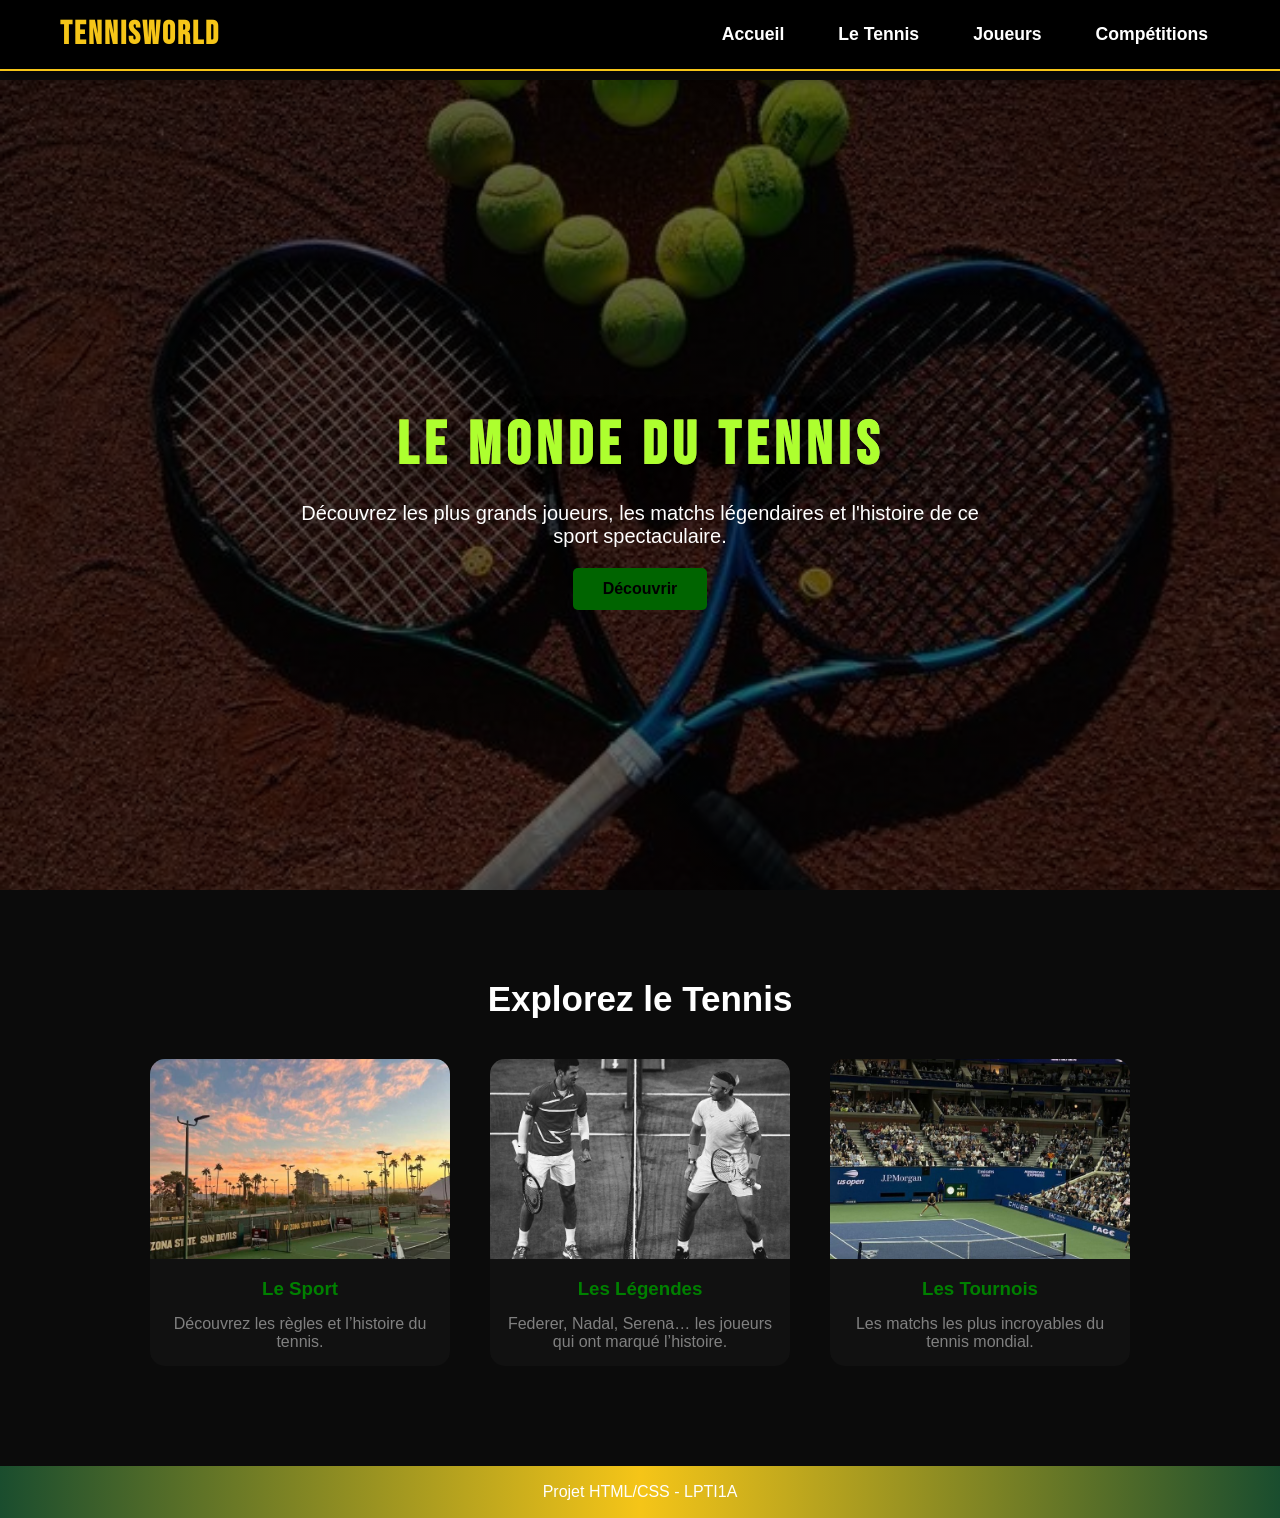
<file: index.html>
<!DOCTYPE html>
<html lang="fr">

<head>
<meta charset="UTF-8">
<title>Tennis World</title>
<link rel="stylesheet" href="style.css">
<link href="https://fonts.googleapis.com/css2?family=Bebas+Neue&display=swap" rel="stylesheet">
</head>

<body class="page1">

<nav class="navbar">
<h2 class="logo">TennisWorld</h2>

<ul>
<li><a href="index.html">Accueil</a></li>
<li><a href="sport.html">Le Tennis</a></li>
<li><a href="celebrites.html">Joueurs</a></li>
<li><a href="competitions.html">Compétitions</a></li>
</ul>
</nav>


<!-- HERO -->

<section class="hero">

<div class="hero-text">

<h1>Le Monde du Tennis</h1>

<p>Découvrez les plus grands joueurs, les matchs légendaires et l'histoire de ce sport spectaculaire.</p>

<a href="sport.html" class="btn">Découvrir</a>

</div>

</section>


<!-- PRESENTATION -->

<section class="presentation">

<h2>Explorez le Tennis</h2>

<div class="cards">

<div class="card">
<img src="image7.jpeg">
<h3>Le Sport</h3>
<p>Découvrez les règles et l’histoire du tennis.</p>
</div>

<div class="card">
<img src="image13.jpeg">
<h3>Les Légendes</h3>
<p>Federer, Nadal, Serena… les joueurs qui ont marqué l’histoire.</p>
</div>

<div class="card">
<img src="image6.jpeg">
<h3>Les Tournois</h3>
<p>Les matchs les plus incroyables du tennis mondial.</p>
</div>

</div>

</section>

<footer>

<p>Projet HTML/CSS - LPTI1A</p>

</footer>

</body>

</html>
</file>
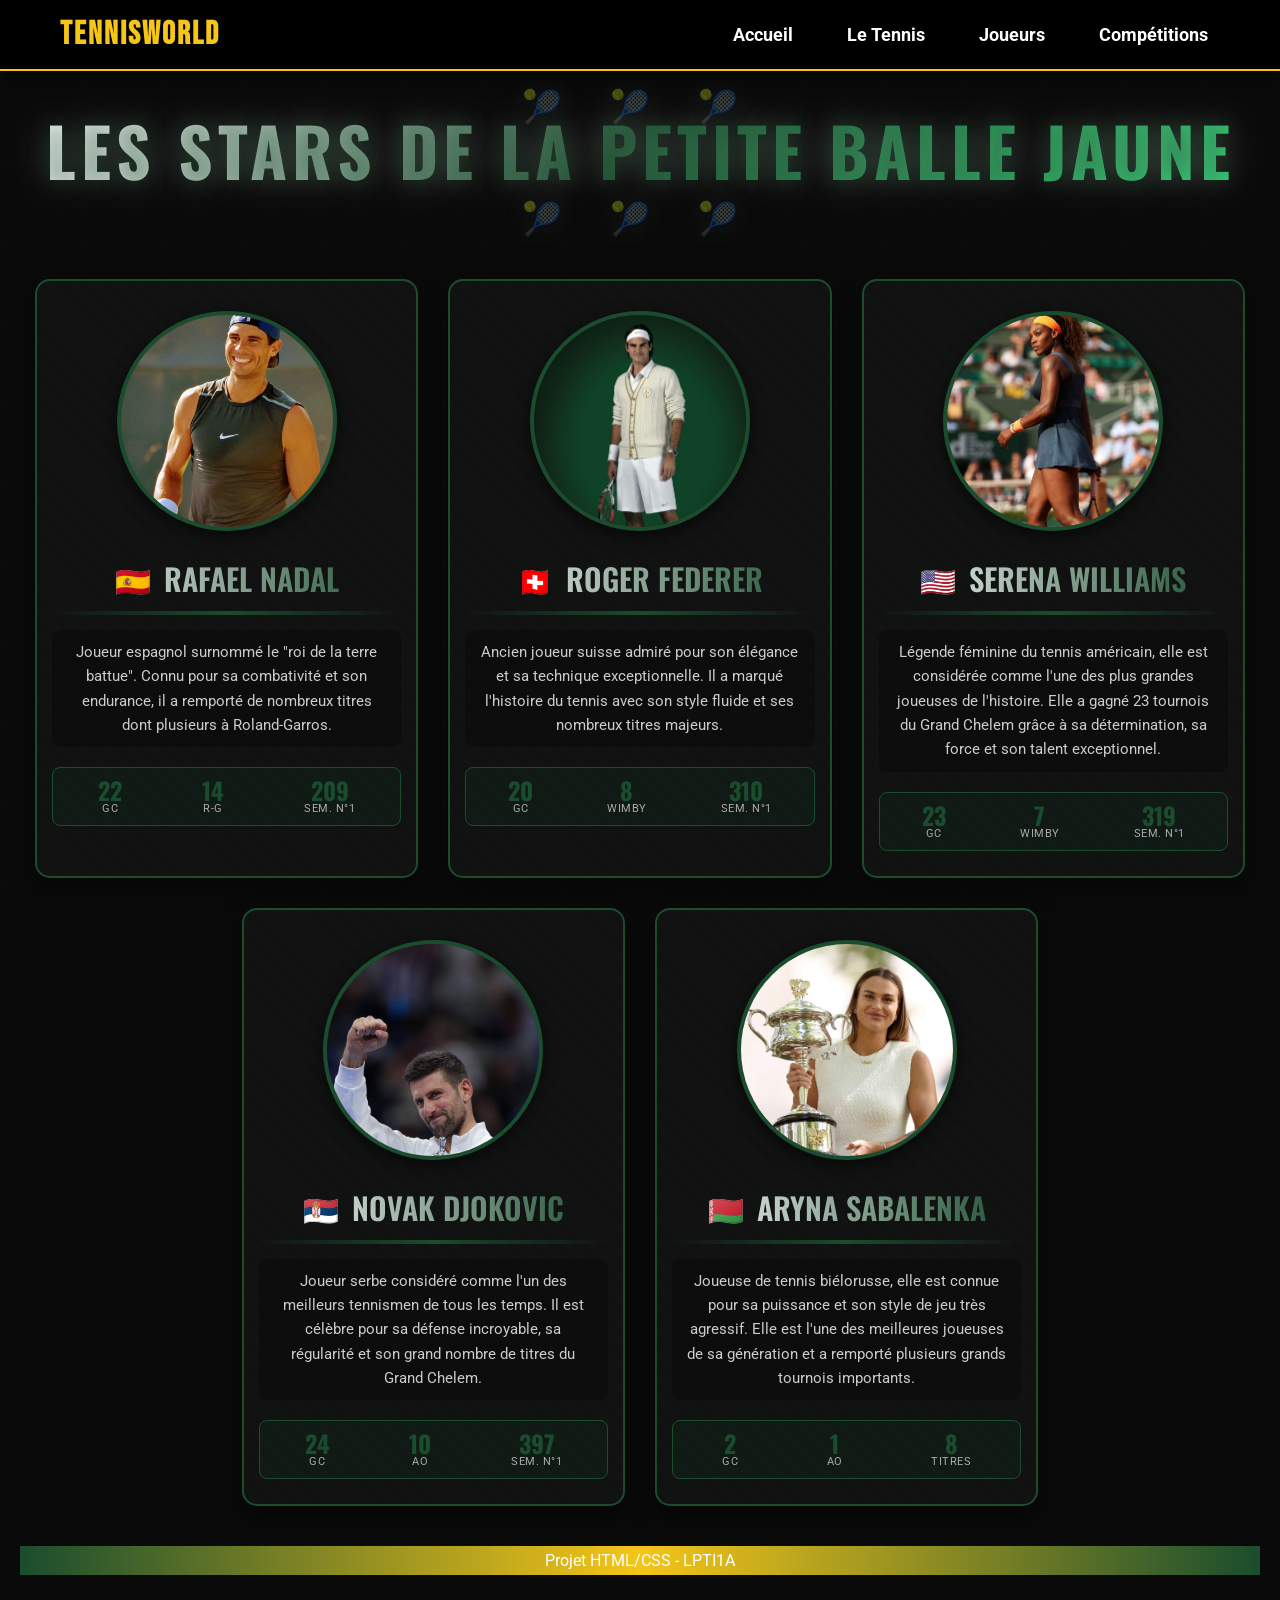
<file: celebrites.html>
<!DOCTYPE html>
<html lang="fr">
<head>
    <meta charset="UTF-8">
    <meta name="viewport" content="width=device-width, initial-scale=1.0">
    <title>AU SOMMET DU TENNIS</title>
    <link rel="stylesheet" href="page3.css">
</head>
<body class="page3">
    <!-- BARRE DE NAVIGATION IDENTIQUE À LA PAGE D'ACCUEIL -->
<nav class="navbar">
    <h2 class="logo">TennisWorld</h2>
    <ul>
        <li><a href="index.html">Accueil</a></li>
        <li><a href="sport.html">Le Tennis</a></li>
        <li><a href="celebrites.html">Joueurs</a></li>
        <li><a href="competitions.html">Compétitions</a></li>
    </ul>
</nav>

    <h1>LES STARS DE LA PETITE BALLE JAUNE</h1>
    
    <div class="container">
        <!-- RAFAEL NADAL -->
        <div class="celebrite">
            <img src="nadal.jpeg" alt="Rafael Nadal">
            <h2><span>🇪🇸</span> RAFAEL NADAL</h2>
            <div class="nationality-strip"></div>
            <div class="description">
                Joueur espagnol surnommé le "roi de la terre battue". Connu pour sa combativité et son endurance, il a remporté de nombreux titres dont plusieurs à Roland-Garros.
            </div>
            <div class="stats">
                <div class="stat">
                    <div class="stat-number">22</div>
                    <div class="stat-label">GC</div>
                </div>
                <div class="stat">
                    <div class="stat-number">14</div>
                    <div class="stat-label">R-G</div>
                </div>
                <div class="stat">
                    <div class="stat-number">209</div>
                    <div class="stat-label">Sem. n°1</div>
                </div>
            </div>
        </div>

        <!-- ROGER FEDERER -->
        <div class="celebrite">
            <img src="roger.jpeg" alt="Roger Federer">
            <h2><span>🇨🇭</span> ROGER FEDERER</h2>
            <div class="nationality-strip"></div>
            <div class="description">
                Ancien joueur suisse admiré pour son élégance et sa technique exceptionnelle. Il a marqué l'histoire du tennis avec son style fluide et ses nombreux titres majeurs.
            </div>
            <div class="stats">
                <div class="stat">
                    <div class="stat-number">20</div>
                    <div class="stat-label">GC</div>
                </div>
                <div class="stat">
                    <div class="stat-number">8</div>
                    <div class="stat-label">Wimby</div>
                </div>
                <div class="stat">
                    <div class="stat-number">310</div>
                    <div class="stat-label">Sem. n°1</div>
                </div>
            </div>
        </div>

        <!-- SERENA WILLIAMS -->
        <div class="celebrite">
            <img src="serena.jpeg" alt="Serena Williams">
            <h2><span>🇺🇸</span> SERENA WILLIAMS</h2>
            <div class="nationality-strip"></div>
            <div class="description">
                Légende féminine du tennis américain, elle est considérée comme l'une des plus grandes joueuses de l'histoire. Elle a gagné 23 tournois du Grand Chelem grâce à sa détermination, sa force et son talent exceptionnel.
            </div>
            <div class="stats">
                <div class="stat">
                    <div class="stat-number">23</div>
                    <div class="stat-label">GC</div>
                </div>
                <div class="stat">
                    <div class="stat-number">7</div>
                    <div class="stat-label">Wimby</div>
                </div>
                <div class="stat">
                    <div class="stat-number">319</div>
                    <div class="stat-label">Sem. n°1</div>
                </div>
            </div>
        </div>

        <!-- NOVAK DJOKOVIC -->
        <div class="celebrite">
            <img src="novak.jpeg" alt="Novak Djokovic">
            <h2><span>🇷🇸</span> NOVAK DJOKOVIC</h2>
            <div class="nationality-strip"></div>
            <div class="description">
                Joueur serbe considéré comme l'un des meilleurs tennismen de tous les temps. Il est célèbre pour sa défense incroyable, sa régularité et son grand nombre de titres du Grand Chelem.
            </div>
            <div class="stats">
                <div class="stat">
                    <div class="stat-number">24</div>
                    <div class="stat-label">GC</div>
                </div>
                <div class="stat">
                    <div class="stat-number">10</div>
                    <div class="stat-label">AO</div>
                </div>
                <div class="stat">
                    <div class="stat-number">397</div>
                    <div class="stat-label">Sem. n°1</div>
                </div>
            </div>
        </div>

        <!-- ARYNA SABALENKA -->
        <div class="celebrite">
            <img src="aryana.jpeg" alt="Aryna Sabalenka">
            <h2><span>🇧🇾</span> ARYNA SABALENKA</h2>
            <div class="nationality-strip"></div>
            <div class="description">
                Joueuse de tennis biélorusse, elle est connue pour sa puissance et son style de jeu très agressif. Elle est l'une des meilleures joueuses de sa génération et a remporté plusieurs grands tournois importants.
            </div>
            <div class="stats">
                <div class="stat">
                    <div class="stat-number">2</div>
                    <div class="stat-label">GC</div>
                </div>
                <div class="stat">
                    <div class="stat-number">1</div>
                    <div class="stat-label">AO</div>
                </div>
                <div class="stat">
                    <div class="stat-number">8</div>
                    <div class="stat-label">Titres</div>
                </div>
            </div>
        </div>
    </div>
    <footer>
        <p>Projet HTML/CSS - LPTI1A</p>
    </footer>

</body>
</html>
</file>
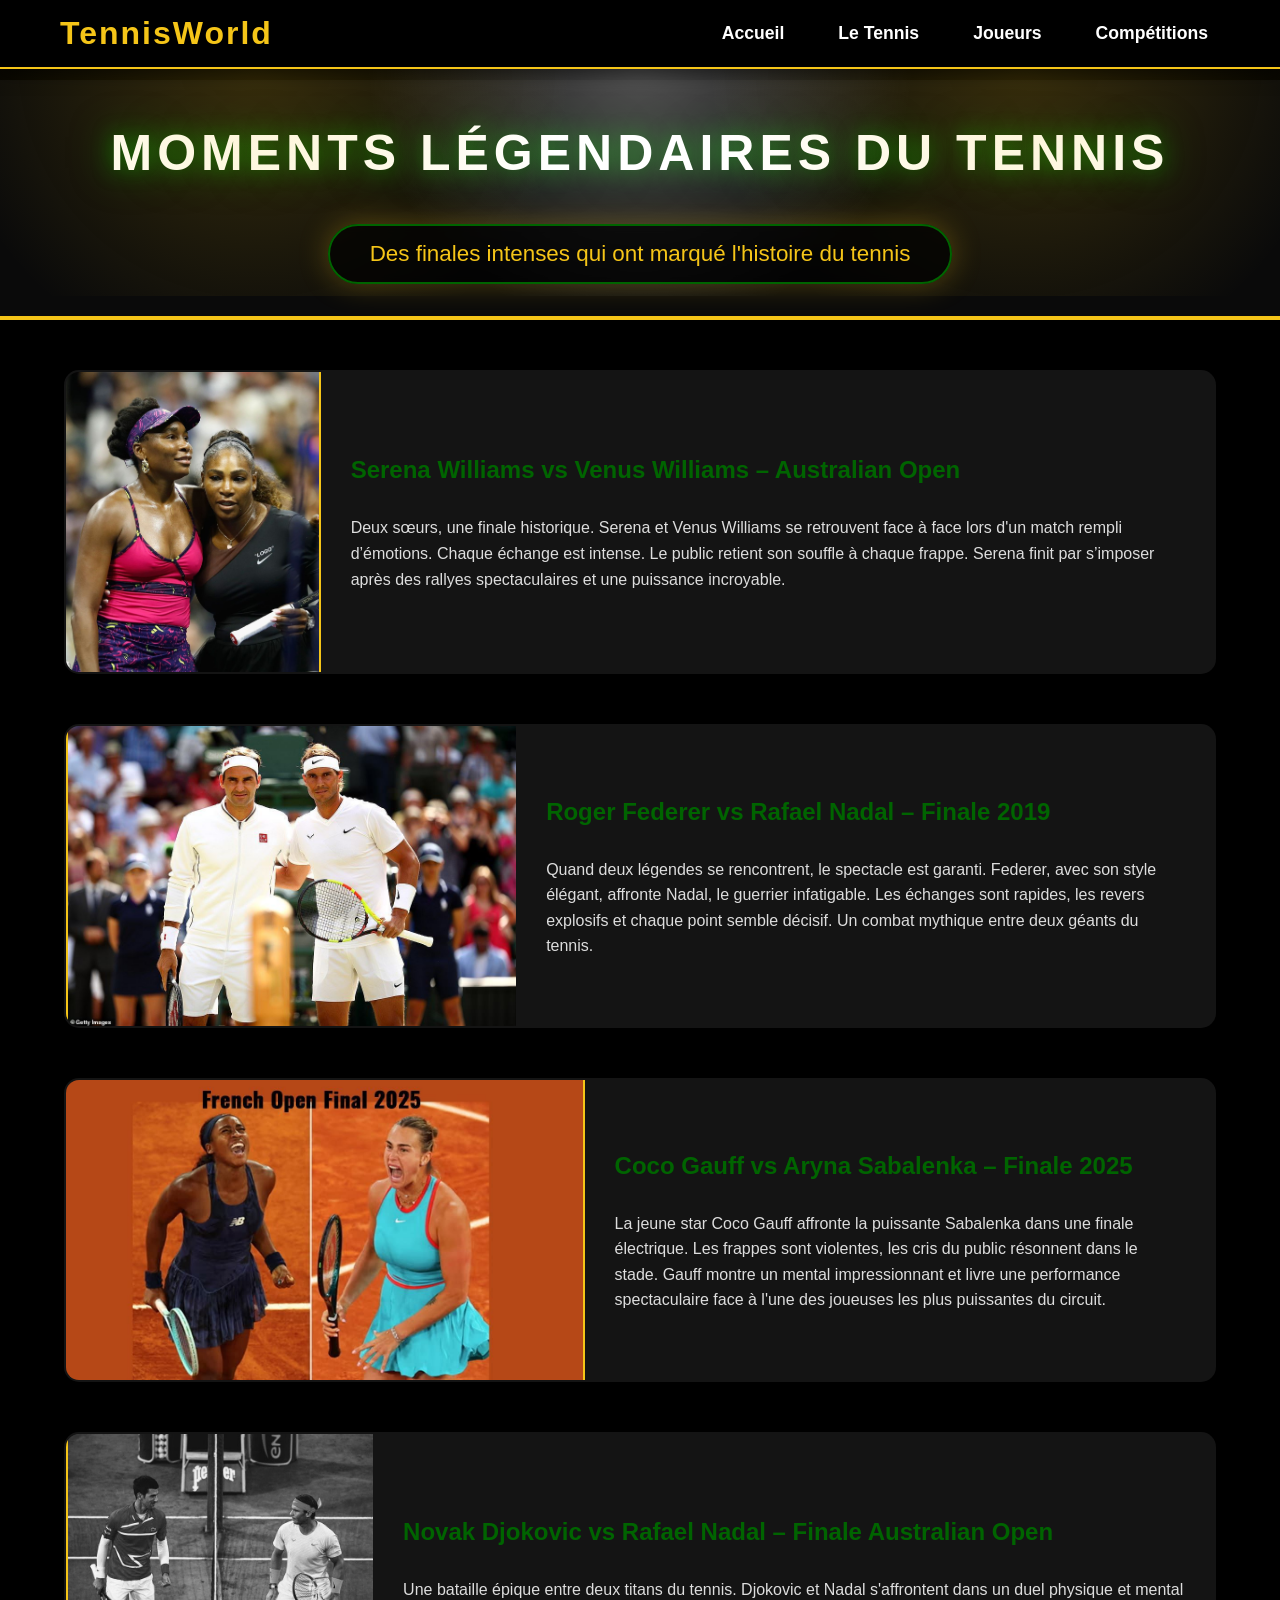
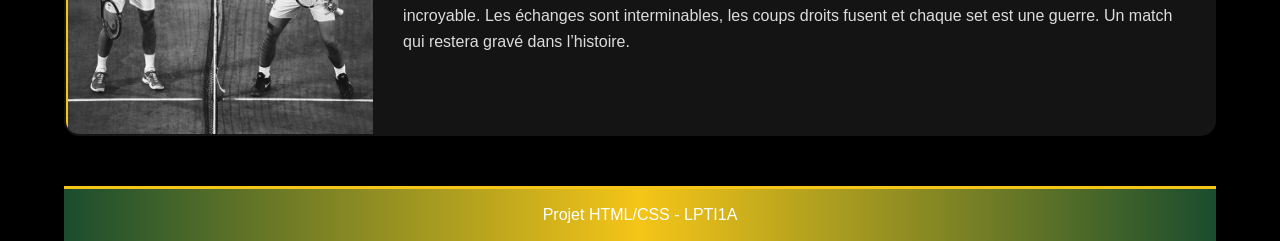
<file: competitions.html>
<!DOCTYPE html>
<html lang="en">
<head>
    <meta charset="UTF-8">
    <meta name="viewport" content="width=device-width, initial-scale=1.0">
    <title>compétitions</title>
    <link rel="stylesheet" href="page4.css">
</head>
<body class="page4">
    <!-- BARRE DE NAVIGATION IDENTIQUE À LA PAGE D'ACCUEIL -->
<nav class="navbar">
    <h2 class="logo">TennisWorld</h2>
    <ul>
        <li><a href="index.html">Accueil</a></li>
        <li><a href="sport.html">Le Tennis</a></li>
        <li><a href="celebrites.html">Joueurs</a></li>
        <li><a href="competitions.html">Compétitions</a></li>
    </ul>
</nav>
<header>
<h1>Moments légendaires du Tennis</h1>
<p>Des finales intenses qui ont marqué l'histoire du tennis</p>
</header>

<section class="competition">

<div class="match">
<img src="image12.jpeg" alt="Serena vs Venus">
<div class="texte">
<h2>Serena Williams vs Venus Williams – Australian Open</h2>
<p>
Deux sœurs, une finale historique. Serena et Venus Williams se retrouvent face à face 
lors d'un match rempli d’émotions. Chaque échange est intense. Le public retient son 
souffle à chaque frappe. Serena finit par s’imposer après des rallyes spectaculaires 
et une puissance incroyable.
</p>
</div>
</div>

<div class="match">
<img src="image15.jpeg" alt="Federer vs Nadal">
<div class="texte">
<h2>Roger Federer vs Rafael Nadal – Finale 2019</h2>
<p>
Quand deux légendes se rencontrent, le spectacle est garanti. Federer, avec son style 
élégant, affronte Nadal, le guerrier infatigable. Les échanges sont rapides, les 
revers explosifs et chaque point semble décisif. Un combat mythique entre deux 
géants du tennis.
</p>
</div>
</div>

<div class="match">
<img src="image11.jpeg" alt="Gauff vs Sabalenka">
<div class="texte">
<h2>Coco Gauff vs Aryna Sabalenka – Finale 2025</h2>
<p>
La jeune star Coco Gauff affronte la puissante Sabalenka dans une finale électrique. 
Les frappes sont violentes, les cris du public résonnent dans le stade. Gauff montre 
un mental impressionnant et livre une performance spectaculaire face à l'une des 
joueuses les plus puissantes du circuit.
</p>
</div>
</div>

<div class="match">
<img src="image13.jpeg" alt="Djokovic vs Nadal">
<div class="texte">
<h2>Novak Djokovic vs Rafael Nadal – Finale Australian Open</h2>
<p>
Une bataille épique entre deux titans du tennis. Djokovic et Nadal s'affrontent dans 
un duel physique et mental incroyable. Les échanges sont interminables, les coups 
droits fusent et chaque set est une guerre. Un match qui restera gravé dans l’histoire.
</p>
</div>
</div>

   
<footer>
    <p> Projet HTML/CSS - LPTI1A </p>
</footer>

    
</body>
</html>
</file>
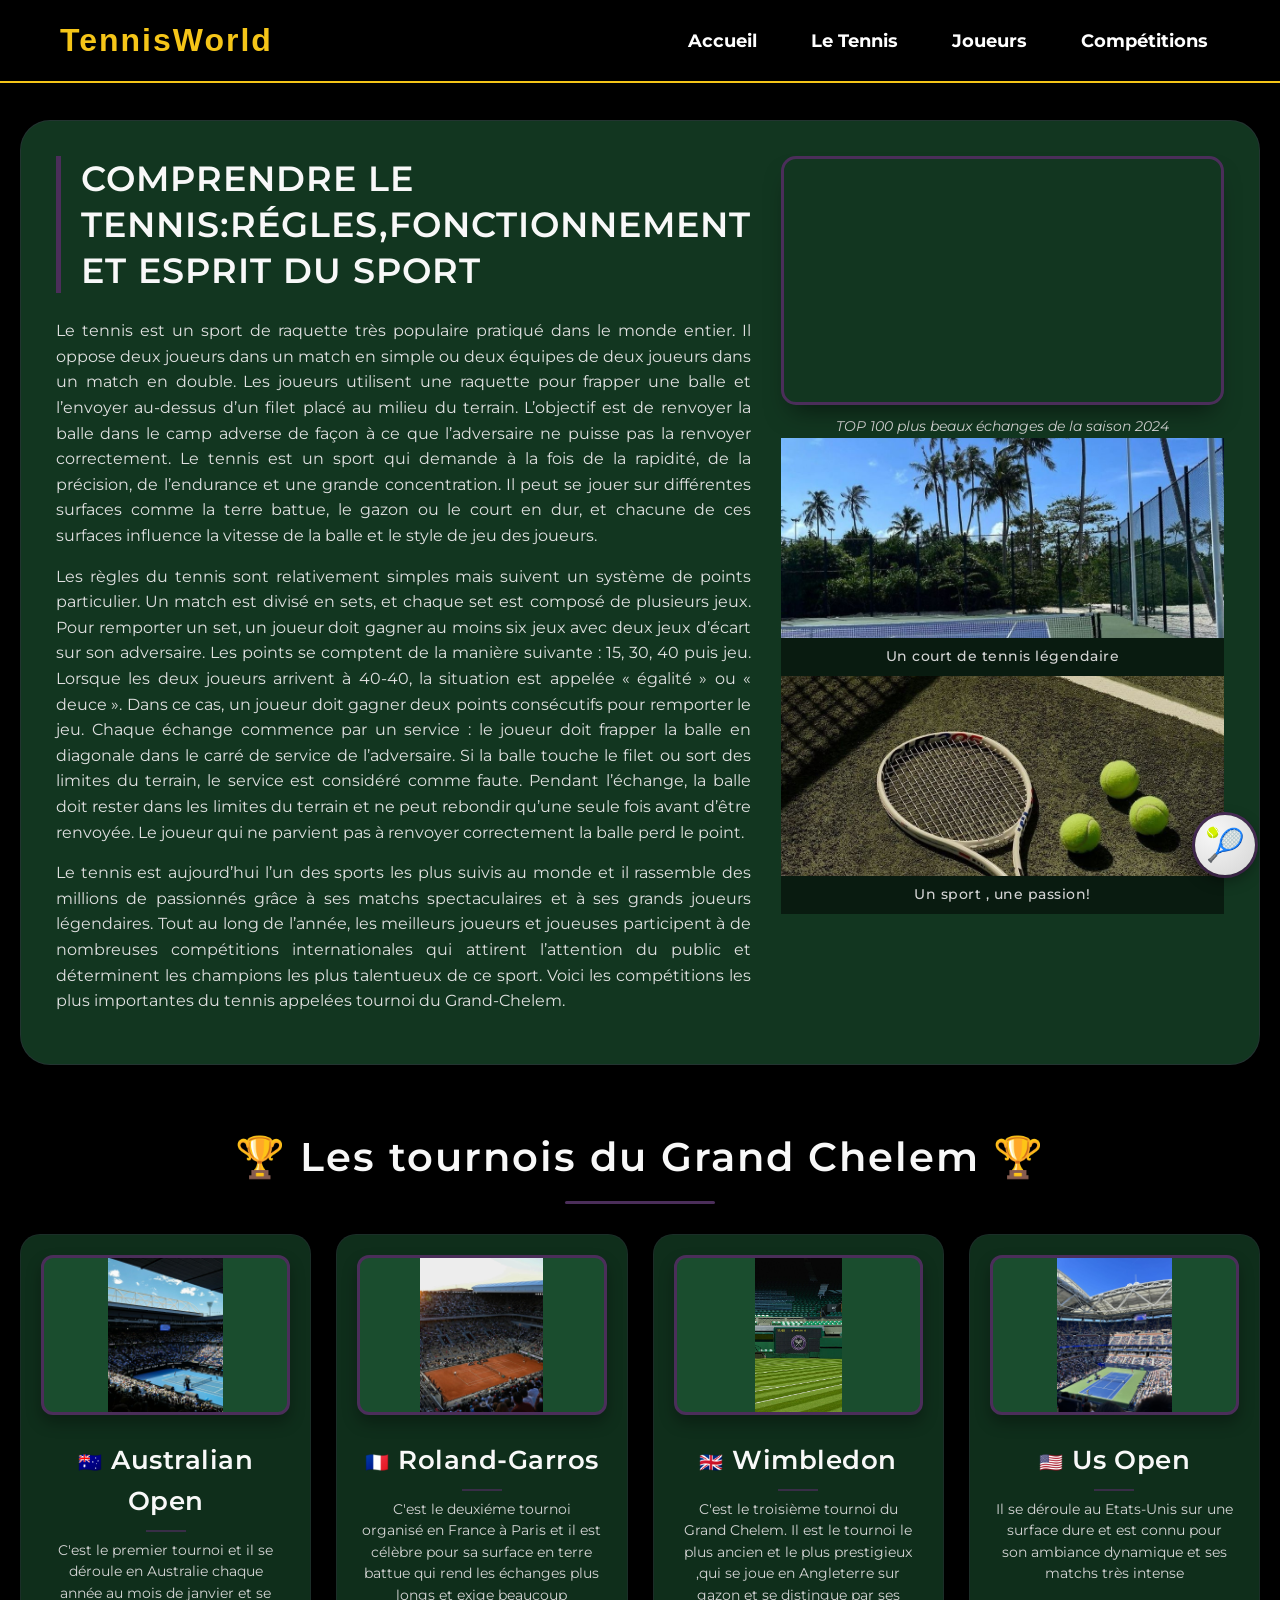
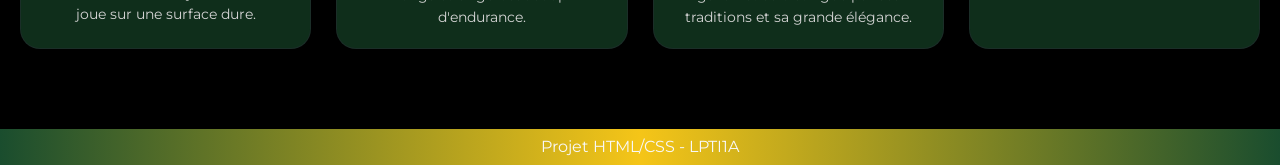
<file: sport.html>
<!DOCTYPE html>
<html lang="fr">
<head>
    <meta charset="UTF-8">
    <meta name="viewport" content="width=device-width, initial-scale=1.0">
    <title>Le tennis:histoire,principes et régles essentielles du jeu</title>
    <link rel="stylesheet" href="page2.css">
</head>
<body>
    
<nav class="navbar">
    <h2 class="logo">TennisWorld</h2>
    <ul>
        <li><a href="index.html">Accueil</a></li>
        <li><a href="sport.html">Le Tennis</a></li>
        <li><a href="celebrites.html">Joueurs</a></li>
        <li><a href="competitions.html">Compétitions</a></li>
    </ul>
</nav>

    <div class="container">
        <!-- SECTION AVEC TEXTE ET VIDÉO CÔTE À CÔTE -->
        <div class="sport-with-video">
            <!-- Texte à gauche -->
            <div class="sport-text">
                <h1>Comprendre le tennis:régles,fonctionnement et esprit du sport</h1>
                <p>Le tennis est un sport de raquette très populaire pratiqué dans le monde entier. Il oppose deux joueurs dans un match en simple ou deux équipes de deux joueurs dans un match en double. Les joueurs utilisent une raquette pour frapper une balle et l’envoyer au-dessus d’un filet placé au milieu du terrain. L’objectif est de renvoyer la balle dans le camp adverse de façon à ce que l’adversaire ne puisse pas la renvoyer correctement. Le tennis est un sport qui demande à la fois de la rapidité, de la précision, de l’endurance et une grande concentration. Il peut se jouer sur différentes surfaces comme la terre battue, le gazon ou le court en dur, et chacune de ces surfaces influence la vitesse de la balle et le style de jeu des joueurs.</p>
                <p>Les règles du tennis sont relativement simples mais suivent un système de points particulier. Un match est divisé en sets, et chaque set est composé de plusieurs jeux. Pour remporter un set, un joueur doit gagner au moins six jeux avec deux jeux d’écart sur son adversaire. Les points se comptent de la manière suivante : 15, 30, 40 puis jeu. Lorsque les deux joueurs arrivent à 40-40, la situation est appelée « égalité » ou « deuce ». Dans ce cas, un joueur doit gagner deux points consécutifs pour remporter le jeu. Chaque échange commence par un service : le joueur doit frapper la balle en diagonale dans le carré de service de l’adversaire. Si la balle touche le filet ou sort des limites du terrain, le service est considéré comme faute. Pendant l’échange, la balle doit rester dans les limites du terrain et ne peut rebondir qu’une seule fois avant d’être renvoyée. Le joueur qui ne parvient pas à renvoyer correctement la balle perd le point.</p>
                <p>Le tennis est aujourd’hui l’un des sports les plus suivis au monde et il rassemble des millions de passionnés grâce à ses matchs spectaculaires et à ses grands joueurs légendaires. Tout au long de l’année, les meilleurs joueurs et joueuses participent à de nombreuses compétitions internationales qui attirent l’attention du public et déterminent les champions les plus talentueux de ce sport. Voici les compétitions les plus importantes du tennis appelées tournoi du Grand-Chelem.</p>
            </div>
            
            <!-- Vidéo à droite -->
            <div class="sport-video">
                <!-- VIDÉO CORRIGÉE -->
    <div class="video-wrapper">
        <iframe width="560" height="315" 
                src="https://www.youtube.com/embed/U7uhxZF7oQM" 
                title="TOP 100 SHOTS: 2024 ATP TENNIS SEASON" 
                frameborder="0" 
                allow="accelerometer; autoplay; clipboard-write; encrypted-media; gyroscope; picture-in-picture; web-share" 
                referrerpolicy="strict-origin-when-cross-origin" 
                allowfullscreen>
        </iframe>
    </div>
    <p class="video-caption">TOP 100 plus beaux échanges de la saison 2024</p>
                <div class="sport-extra-image">
                    <img src="image8.jpeg" alt="Court de tennis">  <!-- Remplacez par votre image -->
                    <p class="image-caption">Un court de tennis légendaire</p>
                </div>
                <div class="sport-extra-image second-image">
                    <img src="image1.jpeg" alt="Joueurs de tennis">  <!-- Changez par votre image -->
                    <p class="image-caption">Un sport , une passion!</p>
                 </div>
            </div>
        </div>
        
        <!-- Compétitions Grand Chelem -->
        <h2 class="section-title">🏆 Les tournois du Grand Chelem 🏆</h2>
        
        <div class="competitions">
            <div class="competition">
                <img src="image19.jpeg" alt="Australian Open">
                <h2>Australian Open</h2>
                <div class="description">
                    C'est le premier tournoi et il se déroule en Australie chaque année au mois de janvier et se joue sur une surface dure.
                </div>
            </div>
            <div class="competition">
                <img src="image4.jpeg" alt="Roland-Garros">
                <h2>Roland-Garros</h2>
                <div class="description">
                    C'est le deuxiéme tournoi organisé en France à Paris et il est célèbre pour sa surface en terre battue qui rend les échanges plus longs et exige beaucoup d'endurance.
                </div>
            </div>
            <div class="competition">
                <img src="image17.jpeg" alt="Wimbledon">
                <h2>Wimbledon</h2>
                <div class="description">
                    C'est le troisième tournoi du Grand Chelem. Il est le tournoi le plus ancien et le plus prestigieux ,qui se joue en Angleterre sur gazon et se distingue par ses traditions et sa grande élégance.
                </div>
            </div>
            <div class="competition">
                <img src="image20.jpeg" alt="US Open">
                <h2>Us Open</h2>
                <div class="description">
                    Il se déroule au Etats-Unis sur une surface dure et est connu pour son ambiance dynamique et ses matchs très intense
                </div>
            </div>
        </div>
    </div>

    <!-- Balle de tennis décorative -->
    <div class="tennis-ball-decoration" onclick="window.scrollTo({top: 0, behavior: 'smooth'});"></div>
    <footer>
        <p>Projet HTML/CSS - LPTI1A</p>
    </footer>

</body>
</html>
</file>
<file: style.css>
.page1{
margin:0;
font-family:Arial, sans-serif;
background: #0b0b0b;;
color:white;
}

.hero h1{

font-family:'Bebas Neue', sans-serif;

font-size:90px;

letter-spacing:6px;

text-transform:uppercase;

background:linear-gradient(90deg,#f5c518,#ffffff);

-webkit-background-clip:text;

color:transparent;

text-shadow:0 10px 30px rgba(0,0,0,0.8);

margin-bottom:20px;

}

/* NAVBAR */

/* ===== NAVBAR FIXE ET IDENTIQUE SUR TOUTES LES PAGES ===== */
.navbar {
    display: flex;
    justify-content: space-between;
    align-items: center;
    padding: 15px 60px;  /* Padding identique partout */
    background: #000000;
    position: fixed;      /* CHANGE : fixed au lieu de sticky */
    top: 0;
    left: 0;
    width: 100%;
    z-index: 1000;
    box-shadow: 0 5px 15px rgba(0, 0, 0, 0.5);
    border-bottom: 2px solid #f5c518;
    box-sizing: border-box; /* Important pour que le padding ne déborde pas */
}

/* Ajustement du contenu pour ne pas être caché sous la navbar fixe */
body {
    padding-top: 80px;  /* Ajustez selon la hauteur de votre navbar */
    margin: 0;
}

/* Pour les pages avec classe spécifique */
body.page1, body.page2, body.page3, body.page4 {
    padding-top: 80px;
}

.logo {
    color: #f5c518;
    font-family: 'Bebas Neue', sans-serif;
    font-size: 2rem;
    letter-spacing: 2px;
    margin: 0;
    white-space: nowrap; /* Empêche le logo de passer à la ligne */
}

.navbar ul {
    display: flex;
    list-style: none;
    gap: 30px;
    margin: 0;
    padding: 0;
    flex-wrap: wrap; /* Permet aux liens de s'adapter sur mobile */
}

.navbar a {
    text-decoration: none;
    color: white;
    font-weight: bold;
    transition: 0.3s;
    font-size: 1.1rem;
    padding: 8px 12px;
    border-radius: 5px;
    white-space: nowrap; /* Empêche les liens de passer à la ligne */
}

.navbar a:hover {
    color: #1a4d2e;
    background: rgba(255, 255, 255, 0.1);
}

.navbar a.active {
    color: #f5c518;
    border-bottom: 2px solid #f5c518;
}

/* ===== RESPONSIVE POUR LA NAVBAR ===== */
@media (max-width: 1024px) {
    .navbar {
        padding: 15px 30px;
    }
    
    .navbar ul {
        gap: 20px;
    }
}

@media (max-width: 768px) {
    .navbar {
        flex-direction: column;
        padding: 10px 20px;
    }
    
    .navbar ul {
        margin-top: 10px;
        gap: 15px;
        justify-content: center;
    }
    
    .logo {
        font-size: 1.8rem;
    }
    
    .navbar a {
        font-size: 1rem;
        padding: 5px 10px;
    }
    
    body, body.page1, body.page2, body.page3, body.page4 {
        padding-top: 120px; /* Plus grand car navbar en colonne */
    }
}

@media (max-width: 480px) {
    .navbar ul {
        gap: 8px;
    }
    
    .navbar a {
        font-size: 0.85rem;
        padding: 5px 8px;
    }
    
    body {
        padding-top: 140px;
    }
}

/* HERO IMAGE */

.hero{
height:90vh;

background:
linear-gradient(rgba(0,0,0,0.6), rgba(0,0,0,0.6)),
url("image5.jpeg");

background-size:cover;
background-position:center;

display:flex;
align-items:center;
justify-content:center;
text-align:center;
}

.hero-text{
padding:50px;
border-radius:10px;
max-width:700px;
}
.hero h1{
font-size:60px;
color:greenyellow;
}

.hero p{
font-size:20px;
margin:20px 0;
}

.btn{
background:darkgreen;
padding:12px 30px;
text-decoration:none;
color:black;
font-weight:bold;
border-radius:5px;
display:inline-block;
transition:0.3s;
}

/* animation quand la souris passe dessus */

.btn:hover{
background:#2ecc71;
transform:scale(1.1);
box-shadow:0 10px 25px rgba(0,0,0,0.5);
}


/* SECTION CARDS */

.presentation{
padding:60px;
text-align:center;
}

.presentation h2{
margin-bottom:40px;
font-size:35px;
}

.cards{
display:flex;
justify-content:center;
gap:40px;
flex-wrap:wrap;
}

.card{
background:#111;
border-radius:15px;
overflow:hidden;
width:300px;
transition:0.4s;
}

.card:hover{
transform:translateY(-10px);
}

.card img{
width:100%;
height:200px;
object-fit:cover;
}

.card h3{
margin:15px;
color:green;
}

.card p{
margin:15px;
color:gray;
}

footer{
text-align:center;
padding:1px;
background:linear-gradient(90deg, #1a4d2e, #f5c518, #1a4d2e);
margin-top:40px;
}
</file>
<file: page3.css>
/* page3.css - Design original avec titre dégradé amélioré */
/* Inspiré des courts de tennis modernes */

@import url('https://fonts.googleapis.com/css2?family=Oswald:wght@300;400;500;600;700&family=Roboto:wght@300;400;500;700&family=Bebas+Neue&display=swap');

* {
    margin: 0;
    padding: 0;
    box-sizing: border-box;
}

body.page3 {
    font-family: 'Roboto', sans-serif;
    background: #0a0a0a;
    color: #ffffff;
    min-height: 100vh;
    position: relative;
    overflow-x: hidden;
    padding: 40px 20px;
}

/* Effet de court de tennis en arrière-plan */
body.page3::before {
    content: '';
    position: fixed;
    top: 0;
    left: 0;
    width: 100%;
    height: 100%;
    background-image: 
        linear-gradient(rgba(26, 77, 46, 0.05) 1px, transparent 1px),
        linear-gradient(90deg, rgba(26, 77, 46, 0.05) 1px, transparent 1px);
    background-size: 80px 80px;
    pointer-events: none;
    z-index: 0;
}

/* ===== TITRE PRINCIPAL SUPER AMÉLIORÉ ===== */
h1 {
    font-family: 'Oswald', 'Bebas Neue', sans-serif;
    font-size: 4.2rem;
    font-weight: 700;
    text-align: center;
    margin: 20px 0 60px;
    letter-spacing: 5px;
    text-transform: uppercase;
    position: relative;
    z-index: 2;
    
    /* Dégradé magnifique */
    background: linear-gradient(
        135deg,
        #ffffff 0%,
        #1a4d2e 25%,
        #2ecc71 50%,
        #1a4d2e 75%,
        #ffffff 100%
    );
    background-size: 200% auto;
    -webkit-background-clip: text;
    background-clip: text;
    color: transparent;
    
    /* Animation du dégradé */
    animation: gradientMove 5s ease infinite, titlePulse 3s infinite alternate;
    
    /* Ombre pour faire ressortir */
    text-shadow: 0 0 20px rgba(26, 77, 46, 0.5), 0 0 40px rgba(255, 255, 255, 0.3);
    
    /* Ligne décorative */
    padding-bottom: 20px;
}

/* Animation du dégradé qui se déplace */
@keyframes gradientMove {
    0% { background-position: 0% 50%; }
    50% { background-position: 100% 50%; }
    100% { background-position: 0% 50%; }
}

@keyframes titlePulse {
    0% { text-shadow: 0 0 20px rgba(26, 77, 46, 0.5), 0 0 40px rgba(255, 255, 255, 0.2); }
    100% { text-shadow: 0 0 40px rgba(26, 77, 46, 0.8), 0 0 60px rgba(255, 255, 255, 0.4); }
}

/* Décoration avec balles */
h1::before {
    content: '🎾  🎾  🎾';
    position: absolute;
    top: -20px;
    left: 50%;
    transform: translateX(-50%);
    font-size: 2rem;
    opacity: 0.3;
    letter-spacing: 20px;
    white-space: nowrap;
    color: #1a4d2e;
}

h1::after {
    content: '🎾  🎾  🎾';
    position: absolute;
    bottom: -20px;
    left: 50%;
    transform: translateX(-50%);
    font-size: 2rem;
    opacity: 0.3;
    letter-spacing: 20px;
    white-space: nowrap;
    color: #1a4d2e;
}

/* Version alternative - Dégradé vertical */
/* Décommentez si vous préférez celui-ci */
/*
h1 {
    background: linear-gradient(
        to bottom,
        #ffffff 0%,
        #1a4d2e 50%,
        #ffffff 100%
    );
    -webkit-background-clip: text;
    background-clip: text;
    color: transparent;
}
*/

/* Version avec effet de relief */
/* Décommentez si vous préférez celui-ci */
/*
h1 {
    background: radial-gradient(circle at 30% 30%, #ffffff, #1a4d2e);
    -webkit-background-clip: text;
    background-clip: text;
    color: transparent;
}
*/

/* Container */
.container {
    max-width: 1400px;
    margin: 0 auto;
    position: relative;
    z-index: 2;
    display: flex;
    flex-wrap: wrap;
    justify-content: center;
    gap: 30px;
}

/* Style des cartes */
.celebrite {
    flex: 0 0 calc(33.333% - 30px);
    min-width: 300px;
    background: #111111;
    border: 2px solid #1a4d2e;
    border-radius: 15px;
    padding: 20px 15px 25px;
    transition: all 0.4s ease;
    position: relative;
    overflow: hidden;
    display: flex;
    flex-direction: column;
    box-shadow: 0 10px 20px rgba(0, 0, 0, 0.5);
}

/* Effet de filet discret */
.celebrite::before {
    content: '';
    position: absolute;
    top: 0;
    left: 0;
    width: 100%;
    height: 100%;
    background: repeating-linear-gradient(
        45deg,
        transparent,
        transparent 8px,
        rgba(26, 77, 46, 0.03) 8px,
        rgba(26, 77, 46, 0.03) 16px
    );
    pointer-events: none;
    z-index: 1;
}

.celebrite:hover {
    transform: translateY(-8px);
    border-color: #ffffff;
    box-shadow: 0 15px 30px rgba(26, 77, 46, 0.5);
}

/* Images */
.celebrite img {
    width: 220px;
    height: 220px;
    object-fit: cover;
    object-position: center 20%;
    border-radius: 50%;
    border: 4px solid #1a4d2e;
    margin: 10px auto 15px;
    display: block;
    transition: all 0.5s ease;
    box-shadow: 0 5px 15px rgba(0, 0, 0, 0.6);
    background-color: #333;
    z-index: 2;
    position: relative;
}

.celebrite:hover img {
    transform: scale(1.05);
    border-color: #ffffff;
    box-shadow: 0 0 25px #1a4d2e;
}

/* Titre des cartes */
.celebrite h2 {
    font-family: 'Oswald', sans-serif;
    font-size: 1.9rem;
    font-weight: 600;
    text-align: center;
    margin: 10px 0 5px;
    color: #ffffff;
    position: relative;
    z-index: 2;
    background: linear-gradient(90deg, #ffffff, #1a4d2e, #ffffff);
    -webkit-background-clip: text;
    -webkit-text-fill-color: transparent;
    background-size: 200% auto;
}

/* Indicateur de nationalité (drapeau) */
.celebrite h2 span {
    font-size: 1.8rem;
    margin-right: 5px;
    display: inline-block;
    -webkit-text-fill-color: initial;
    color: initial;
}

/* Bande de couleur nationale sous le titre */
.celebrite .nationality-strip {
    width: 100%;
    height: 4px;
    margin: 5px 0 10px;
    background: linear-gradient(90deg, transparent, #1a4d2e, transparent);
}

/* Description */
.description {
    font-size: 0.95rem;
    color: #cccccc;
    line-height: 1.6;
    padding: 10px 15px;
    text-align: center;
    z-index: 2;
    position: relative;
    background: rgba(0, 0, 0, 0.3);
    border-radius: 8px;
    margin: 5px 0;
}

.celebrite:hover .description {
    color: #ffffff;
    background: rgba(26, 77, 46, 0.2);
}

/* Statistiques */
.celebrite .stats {
    display: flex;
    justify-content: space-around;
    margin-top: 15px;
    padding: 10px 5px;
    background: rgba(26, 77, 46, 0.15);
    border-radius: 8px;
    border: 1px solid #1a4d2e;
    z-index: 2;
    position: relative;
}

.celebrite .stat {
    text-align: center;
}

.celebrite .stat-number {
    font-family: 'Oswald', sans-serif;
    font-size: 1.5rem;
    font-weight: 700;
    color: #1a4d2e;
    line-height: 1;
}

.celebrite .stat-label {
    font-size: 0.7rem;
    color: #aaa;
    text-transform: uppercase;
    letter-spacing: 0.5px;
}

.celebrite:hover .stat-number {
    color: #ffffff;
}

/* Responsive */
@media (max-width: 1024px) {
    h1 {
        font-size: 3.5rem;
    }
    
    .celebrite {
        flex: 0 0 calc(50% - 30px);
    }
    
    .celebrite img {
        width: 200px;
        height: 200px;
    }
}

@media (max-width: 768px) {
    h1 {
        font-size: 2.8rem;
        letter-spacing: 3px;
    }
    
    h1::before, h1::after {
        font-size: 1.5rem;
        letter-spacing: 10px;
    }
    
    .celebrite {
        flex: 0 0 100%;
        max-width: 450px;
    }
    
    .celebrite img {
        width: 180px;
        height: 180px;
    }
    
    .celebrite h2 {
        font-size: 1.7rem;
    }
}

@media (max-width: 480px) {
    h1 {
        font-size: 2.2rem;
        letter-spacing: 2px;
    }
    
    h1::before, h1::after {
        display: none;
    }
    
    .celebrite img {
        width: 160px;
        height: 160px;
    }
}

/* Animation d'apparition */
@keyframes fadeInUp {
    from {
        opacity: 0;
        transform: translateY(30px);
    }
    to {
        opacity: 1;
        transform: translateY(0);
    }
}

.celebrite {
    animation: fadeInUp 0.6s ease-out forwards;
    opacity: 0;
}

.celebrite:nth-child(1) { animation-delay: 0.1s; }
.celebrite:nth-child(2) { animation-delay: 0.2s; }
.celebrite:nth-child(3) { animation-delay: 0.3s; }
.celebrite:nth-child(4) { animation-delay: 0.4s; }
.celebrite:nth-child(5) { animation-delay: 0.5s; }

footer{
text-align:center;
padding:5px;
background:linear-gradient(90deg, #1a4d2e, #f5c518, #1a4d2e);
margin-top:40px;
}
/* ===== STYLES DE LA NAVIGATION (À AJOUTER DANS CHAQUE CSS) ===== */

/* Style général pour toutes les pages avec navigation */
/* ===== NAVBAR FIXE ET IDENTIQUE SUR TOUTES LES PAGES ===== */
.navbar {
    display: flex;
    justify-content: space-between;
    align-items: center;
    padding: 15px 60px;  /* Padding identique partout */
    background: #000000;
    position: fixed;      /* CHANGE : fixed au lieu de sticky */
    top: 0;
    left: 0;
    width: 100%;
    z-index: 1000;
    box-shadow: 0 5px 15px rgba(0, 0, 0, 0.5);
    border-bottom: 2px solid #f5c518;
    box-sizing: border-box; /* Important pour que le padding ne déborde pas */
}

/* Ajustement du contenu pour ne pas être caché sous la navbar fixe */
body {
    padding-top: 80px;  /* Ajustez selon la hauteur de votre navbar */
    margin: 0;
}

/* Pour les pages avec classe spécifique */
body.page1, body.page2, body.page3, body.page4 {
    padding-top: 80px;
}

.logo {
    color: #f5c518;
    font-family: 'Bebas Neue', sans-serif;
    font-size: 2rem;
    letter-spacing: 2px;
    margin: 0;
    white-space: nowrap; /* Empêche le logo de passer à la ligne */
}

.navbar ul {
    display: flex;
    list-style: none;
    gap: 30px;
    margin: 0;
    padding: 0;
    flex-wrap: wrap; /* Permet aux liens de s'adapter sur mobile */
}

.navbar a {
    text-decoration: none;
    color: white;
    font-weight: bold;
    transition: 0.3s;
    font-size: 1.1rem;
    padding: 8px 12px;
    border-radius: 5px;
    white-space: nowrap; /* Empêche les liens de passer à la ligne */
}

.navbar a:hover {
    color: #1a4d2e;
    background: rgba(255, 255, 255, 0.1);
}

.navbar a.active {
    color: #f5c518;
    border-bottom: 2px solid #f5c518;
}

/* ===== RESPONSIVE POUR LA NAVBAR ===== */
@media (max-width: 1024px) {
    .navbar {
        padding: 15px 30px;
    }
    
    .navbar ul {
        gap: 20px;
    }
}

@media (max-width: 768px) {
    .navbar {
        flex-direction: column;
        padding: 10px 20px;
    }
    
    .navbar ul {
        margin-top: 10px;
        gap: 15px;
        justify-content: center;
    }
    
    .logo {
        font-size: 1.8rem;
    }
    
    .navbar a {
        font-size: 1rem;
        padding: 5px 10px;
    }
    
    body, body.page1, body.page2, body.page3, body.page4 {
        padding-top: 120px; /* Plus grand car navbar en colonne */
    }
}

@media (max-width: 480px) {
    .navbar ul {
        gap: 8px;
    }
    
    .navbar a {
        font-size: 0.85rem;
        padding: 5px 8px;
    }
    
    body.page3 {
        padding-top: 140px;
    }
}
/* Style pour le lien actif (page en cours) */
.navbar a.active {
    color: #f5c518;
    border-bottom: 2px solid #f5c518;
}

/* Responsive pour la navigation */
@media (max-width: 768px) {
    .navbar {
        flex-direction: column;
        padding: 15px 20px;
    }
    
    .navbar ul {
        margin-top: 15px;
        gap: 15px;
        flex-wrap: wrap;
        justify-content: center;
    }
    
    .logo {
        font-size: 1.8rem;
    }
    
    .navbar a {
        font-size: 1rem;
        padding: 5px 10px;
    }
}

@media (max-width: 480px) {
    .navbar ul {
        gap: 10px;
    }
    
    .navbar a {
        font-size: 0.9rem;
        padding: 5px 8px;
    }
}
</file>
<file: page4.css>
body{
font-family: Arial, sans-serif;
background:black;
color: white;
margin: 0;
}
header{
text-align: center;
padding: 40px;
background: linear-gradient(90deg,#111,#1f1f1f);
}

header h1{
font-size: 40px;
letter-spacing: 2px;
color: darkgreen;
}

header p{
color: #ccc;
}

.competition{
width: 90%;
margin: auto;
}

.match{
display: flex;
align-items: center;
margin: 50px 0;
background: #141414;
border-radius: 15px;
overflow: hidden;
transition: transform 0.4s;
}

.match:hover{
transform: scale(1.03);
}

.match img{
width: 45%;
height: 300px;
object-fit: cover;
}

.texte{
padding: 30px;
}

.texte h2{
color: darkgreen;
margin-bottom: 15px;
}

.texte p{
line-height: 1.6;
color: #ddd;
}


/* ===== STYLES DE LA NAVIGATION (À AJOUTER DANS CHAQUE CSS) ===== */

/* Style général pour toutes les pages avec navigation */
/* ===== NAVBAR FIXE ET IDENTIQUE SUR TOUTES LES PAGES ===== */
.navbar {
    display: flex;
    justify-content: space-between;
    align-items: center;
    padding: 15px 60px;  /* Padding identique partout */
    background: #000000;
    position: fixed;      /* CHANGE : fixed au lieu de sticky */
    top: 0;
    left: 0;
    width: 100%;
    z-index: 1000;
    box-shadow: 0 5px 15px rgba(0, 0, 0, 0.5);
    border-bottom: 2px solid #f5c518;
    box-sizing: border-box; /* Important pour que le padding ne déborde pas */
}

/* Ajustement du contenu pour ne pas être caché sous la navbar fixe */
body {
    padding-top: 80px;  /* Ajustez selon la hauteur de votre navbar */
    margin: 0;
}

/* Pour les pages avec classe spécifique */
body.page1, body.page2, body.page3, body.page4 {
    padding-top: 80px;
}

.logo {
    color: #f5c518;
    font-family: 'Bebas Neue', sans-serif;
    font-size: 2rem;
    letter-spacing: 2px;
    margin: 0;
    white-space: nowrap; /* Empêche le logo de passer à la ligne */
}

.navbar ul {
    display: flex;
    list-style: none;
    gap: 30px;
    margin: 0;
    padding: 0;
    flex-wrap: wrap; /* Permet aux liens de s'adapter sur mobile */
}

.navbar a {
    text-decoration: none;
    color: white;
    font-weight: bold;
    transition: 0.3s;
    font-size: 1.1rem;
    padding: 8px 12px;
    border-radius: 5px;
    white-space: nowrap; /* Empêche les liens de passer à la ligne */
}

.navbar a:hover {
    color: #1a4d2e;
    background: rgba(255, 255, 255, 0.1);
}

.navbar a.active {
    color: #f5c518;
    border-bottom: 2px solid #f5c518;
}

/* ===== RESPONSIVE POUR LA NAVBAR ===== */
@media (max-width: 1024px) {
    .navbar {
        padding: 15px 30px;
    }
    
    .navbar ul {
        gap: 20px;
    }
}

@media (max-width: 768px) {
    .navbar {
        flex-direction: column;
        padding: 10px 20px;
    }
    
    .navbar ul {
        margin-top: 10px;
        gap: 15px;
        justify-content: center;
    }
    
    .logo {
        font-size: 1.8rem;
    }
    
    .navbar a {
        font-size: 1rem;
        padding: 5px 10px;
    }
    
    body.page4 {
        padding-top: 120px; /* Plus grand car navbar en colonne */
    }
}

@media (max-width: 480px) {
    .navbar ul {
        gap: 8px;
    }
    
    .navbar a {
        font-size: 0.85rem;
        padding: 5px 8px;
    }
    
    body, body.page1, body.page2, body.page3, body.page4 {
        padding-top: 140px;
    }
}

/* Responsive pour la navigation */
@media (max-width: 768px) {
    .navbar {
        flex-direction: column;
        padding: 15px 20px;
    }
    
    .navbar ul {
        margin-top: 15px;
        gap: 15px;
        flex-wrap: wrap;
        justify-content: center;
    }
    
    .logo {
        font-size: 1.8rem;
    }
    
    .navbar a {
        font-size: 1rem;
        padding: 5px 10px;
    }
}

@media (max-width: 480px) {
    .navbar ul {
        gap: 10px;
    }
    
    .navbar a {
        font-size: 0.9rem;
        padding: 5px 8px;
    }
}

/* EN-TÊTE STYLISÉ - OPTION 3 : Effet projecteurs de stade */
header {
    text-align: center;
    padding: 10px 20px;
    background: #0a0a0a;
    position: relative;
    border-bottom: 3px solid #f5c518;
}

/* Projecteurs */
header::before {
    content: '';
    position: absolute;
    top: -20px;
    left: 0;
    width: 100%;
    height: 100%;
    background: 
        radial-gradient(circle at 20% 0%, rgba(245, 197, 24, 0.2) 0%, transparent 30%),
        radial-gradient(circle at 80% 0%, rgba(245, 197, 24, 0.2) 0%, transparent 30%),
        radial-gradient(circle at 50% 0%, rgba(255,255,255,0.3) 0%, transparent 40%);
    pointer-events: none;
}

header h1 {
    font-size: 50px;
    letter-spacing: 5px;
    color: #ffffff;
    text-transform: uppercase;
    font-weight: 800;
    text-shadow: 0 0 20px darkgreen, 0 0 40px darkgreen;
    margin-bottom: 20px;
    animation: flicker 3s infinite alternate;
}

@keyframes flicker {
    from { text-shadow: 0 0 20px darkgreen, 0 0 40px darkgreen; }
    to { text-shadow: 0 0 30px darkgreen, 0 0 60px darkgreen, 0 0 80px darkgreen; }
}

header p {
    color: #f5c518;
    font-size: 1.4rem;
    font-weight: 400;
    padding: 15px 40px;
    display: inline-block;
    background: rgba(0,0,0,0.7);
    border: 2px solid darkgreen;
    border-radius: 50px;
    box-shadow: 0 0 30px rgba(245, 197, 24, 0.3);
    backdrop-filter: blur(5px);
}
/* ===== CONTOURS DORÉS À AJOUTER ===== */

/* Contour pour l'en-tête */
header {
    border-bottom: 4px solid #f5c518 !important;
    position: relative;
}

/* Contour pour la barre de navigation */
.navbar {
    border-bottom: 2px solid #f5c518 !important;
}

/* Contours pour les cartes de match */
.match {
    border: 2px solid transparent;
    transition: all 0.4s ease;
}

.match:hover {
    border: 2px solid #f5c518 !important;
    box-shadow: 0 10px 25px rgba(245, 197, 24, 0.3);
}

/* Ligne de séparation dorée entre image et texte */
.match img {
    border-right: 2px solid #f5c518;
}

/* Pour les matchs pairs (image à droite), la bordure passe à gauche */
.match:nth-child(even) img {
    border-right: none;
    border-left: 2px solid #f5c518;
}

/* Ligne dorée sous les titres au survol */
.texte h2 {
    position: relative;
    display: inline-block;
}

.texte h2::after {
    content: '';
    position: absolute;
    bottom: -5px;
    left: 0;
    width: 0;
    height: 2px;
    background: #f5c518;
    transition: width 0.3s ease;
}

.match:hover .texte h2::after {
    width: 100%;
}

/* Contour pour le footer */
footer {
    border-top: 3px solid #f5c518 !important;
}

/* Adaptation mobile */
@media (max-width: 768px) {
    .match img {
        border-right: none !important;
        border-left: none !important;
        border-bottom: 2px solid #f5c518;
    }
    
    .match:nth-child(even) img {
        border-bottom: 2px solid #f5c518;
    }
}
footer{
text-align:center;
padding:1px;
background:linear-gradient(90deg, #1a4d2e, #f5c518, #1a4d2e);
margin-top:40px;
}
</file>
<file: page2.css>
/* page2.css - PALETTE 2 : GAZON DE WIMBLEDON (Version corrigée) */

@import url('https://fonts.googleapis.com/css2?family=Montserrat:wght@300;400;500;600;700&display=swap');

* {
    margin: 0;
    padding: 0;
    box-sizing: border-box;
}

body {
    font-family: 'Montserrat', sans-serif;
    background: black;
    color: #f8f8f8;
    line-height: 1.6;
    min-height: 100vh;
    position: relative;
    overflow-x: hidden;
}

.container {
    max-width: 1400px;
    margin: 0 auto;
    padding: 40px 20px;
    position: relative;
    z-index: 1;
}

/* ===== SECTION TEXTE + VIDÉO CÔTE À CÔTE ===== */
.sport-with-video {
    display: flex;
    gap: 30px;
    margin-bottom: 60px;
    background: rgba(26, 77, 46, 0.7);
    backdrop-filter: blur(8px);
    border: 1px solid rgba(75, 46, 90, 0.3);
    border-radius: 30px;
    padding: 35px;
    box-shadow: 0 25px 40px -15px rgba(0, 0, 0, 0.6);
    animation: fadeIn 1s ease-out;
}

.sport-text {
    flex: 1.5; /* Le texte prend plus de place */
}

.sport-video {
    flex: 1; /* La vidéo prend moins de place */
    display: flex;
    flex-direction: column;
}

.sport-text h1 {
    font-size: 2.2rem;
    font-weight: 600;
    margin-bottom: 25px;
    color: #f8f8f8;
    text-transform: uppercase;
    letter-spacing: 1px;
    position: relative;
    border-left: 5px solid #4b2e5a;
    padding-left: 20px;
    line-height: 1.3;
}

.sport-text p {
    font-size: 1rem;
    color: #e0e0e0;
    margin-bottom: 15px;
    text-align: justify;
}

/* Style de la vidéo */
.video-wrapper {
    position: relative;
    width: 100%;
    border-radius: 15px;
    overflow: hidden;
    box-shadow: 0 15px 25px -10px rgba(0, 0, 0, 0.5);
    border: 3px solid #4b2e5a;
    aspect-ratio: 16/9; /* Format 16:9 */
}

.video-wrapper iframe {
    position: absolute;
    top: 0;
    left: 0;
    width: 100%;
    height: 100%;
    border: none;
}

.video-caption {
    color: #d4d4d4;
    font-style: italic;
    margin-top: 10px;
    font-size: 0.9rem;
    text-align: center;
}

/* ===== TITRE SECTION COMPÉTITIONS ===== */
.section-title {
    font-size: 2.5rem;
    text-align: center;
    margin: 40px 0 30px;
    color: #f8f8f8;
    font-weight: 600;
    letter-spacing: 2px;
    position: relative;
    padding-bottom: 15px;
}

.section-title::after {
    content: '';
    position: absolute;
    bottom: 0;
    left: 50%;
    transform: translateX(-50%);
    width: 150px;
    height: 3px;
    background: #4b2e5a;
    border-radius: 3px;
}

/* ===== COMPÉTITIONS ===== */
.competitions {
    display: grid;
    grid-template-columns: repeat(4, 1fr);
    gap: 25px;
    margin-top: 20px;
}

/* Style des cartes */
.competition {
    background: rgba(26, 77, 46, 0.6);
    backdrop-filter: blur(5px);
    border-radius: 20px;
    padding: 20px;
    text-align: center;
    border: 1px solid rgba(75, 46, 90, 0.2);
    transition: all 0.4s ease;
    position: relative;
    overflow: hidden;
    animation: cardAppear 0.8s ease-out forwards;
    opacity: 0;
    box-shadow: 0 15px 25px -10px rgba(0, 0, 0, 0.5);
    display: flex;
    flex-direction: column;
    height: 100%;
}

.competition:nth-child(1) { animation-delay: 0.1s; }
.competition:nth-child(2) { animation-delay: 0.3s; }
.competition:nth-child(3) { animation-delay: 0.5s; }
.competition:nth-child(4) { animation-delay: 0.7s; }

@keyframes cardAppear {
    from {
        opacity: 0;
        transform: translateY(30px);
    }
    to {
        opacity: 1;
        transform: translateY(0);
    }
}

/* Bande violette en haut */
.competition::before {
    content: '';
    position: absolute;
    top: 0;
    left: 0;
    width: 100%;
    height: 4px;
    background: #4b2e5a;
    transform: scaleX(0);
    transition: transform 0.4s;
    transform-origin: left;
}

.competition:hover::before {
    transform: scaleX(1);
}

.competition:hover {
    transform: translateY(-8px);
    border-color: #4b2e5a;
    box-shadow: 0 20px 30px -10px rgba(75, 46, 90, 0.4);
    background: rgba(26, 77, 46, 0.8);
}

/* ===== IMAGES CORRIGÉES (plus de coupure) ===== */
.competition img {
    width: 100%;
    height: auto; /* Changé de 180px à auto */
    max-height: 160px; /* Limite la hauteur max */
    object-fit: contain; /* Montre l'image entière sans couper */
    object-position: center;
    border-radius: 12px;
    border: 3px solid #4b2e5a;
    box-shadow: 0 8px 15px rgba(0, 0, 0, 0.3);
    transition: all 0.4s ease;
    margin-bottom: 15px;
    background-color: #1a4d2e; /* Fond vert si l'image a des zones transparentes */
}

.competition:hover img {
    transform: scale(1.02);
    border-color: #f8f8f8;
    box-shadow: 0 12px 25px rgba(75, 46, 90, 0.5);
}

/* Style des titres */
.competition h2 {
    font-size: 1.6rem;
    margin: 10px 0 8px;
    color: #f8f8f8;
    font-weight: 600;
    letter-spacing: 0.5px;
    position: relative;
}

/* Ligne violette sous le titre */
.competition h2::after {
    content: '';
    display: block;
    width: 40px;
    height: 2px;
    background: #4b2e5a;
    margin: 8px auto 0;
    opacity: 0.7;
    transition: width 0.3s;
}

.competition:hover h2::after {
    width: 80px;
}

/* Style des descriptions */
.description {
    font-size: 0.9rem;
    color: #d4d4d4;
    line-height: 1.5;
    padding: 0 5px;
    transition: color 0.3s ease;
    flex-grow: 1; /* Prend l'espace restant */
}

.competition:hover .description {
    color: #f8f8f8;
}

/* Drapeaux */
.competition:nth-child(1) h2::before {
    content: '🇦🇺 ';
    font-size: 1.2rem;
    margin-right: 3px;
}
.competition:nth-child(2) h2::before {
    content: '🇫🇷 ';
    font-size: 1.2rem;
    margin-right: 3px;
}
.competition:nth-child(3) h2::before {
    content: '🇬🇧 ';
    font-size: 1.2rem;
    margin-right: 3px;
}
.competition:nth-child(4) h2::before {
    content: '🇺🇸 ';
    font-size: 1.2rem;
    margin-right: 3px;
}

/* Balle de tennis décorative */
.tennis-ball-decoration {
    position: fixed;
    bottom: 25px;
    right: 25px;
    width: 60px;
    height: 60px;
    background: radial-gradient(circle at 30% 30%, #f8f8f8, #d4d4d4);
    border-radius: 50%;
    box-shadow: 0 5px 15px rgba(0, 0, 0, 0.4), 0 0 0 3px #4b2e5a;
    animation: bounce 3s ease-in-out infinite;
    z-index: 10;
    display: flex;
    align-items: center;
    justify-content: center;
    cursor: pointer;
    transition: all 0.3s;
}

.tennis-ball-decoration:hover {
    transform: scale(1.15);
    box-shadow: 0 0 25px #4b2e5a, 0 0 0 4px #f8f8f8;
}

.tennis-ball-decoration::after {
    content: '🎾';
    font-size: 2rem;
}

@keyframes bounce {
    0%, 100% { transform: translateY(0); }
    50% { transform: translateY(-10px); }
}

@keyframes fadeIn {
    from { opacity: 0; }
    to { opacity: 1; }
}

/* ===== RESPONSIVE ===== */
@media (max-width: 1024px) {
    .sport-with-video {
        flex-direction: column;
    }
    
    .competitions {
        grid-template-columns: repeat(2, 1fr);
    }
    
    .sport-text h1 {
        font-size: 2rem;
    }
}

@media (max-width: 768px) {
    .competitions {
        grid-template-columns: 1fr;
    }
    
    .sport-with-video {
        padding: 25px;
    }
    
    .sport-text h1 {
        font-size: 1.8rem;
    }
    
    .section-title {
        font-size: 2rem;
    }
    
    .competition img {
        max-height: 200px;
    }
}

@media (max-width: 480px) {
    .sport-text h1 {
        font-size: 1.5rem;
    }
    
    .section-title {
        font-size: 1.6rem;
    }
}
footer{
text-align:center;
padding:5px;
background:linear-gradient(90deg, #1a4d2e, #f5c518, #1a4d2e);
margin-top:40px;
}
/* ===== STYLES DE LA NAVIGATION (À AJOUTER DANS CHAQUE CSS) ===== */

/* Style général pour toutes les pages avec navigation */
/* ===== NAVBAR FIXE ET IDENTIQUE SUR TOUTES LES PAGES ===== */
.navbar {
    display: flex;
    justify-content: space-between;
    align-items: center;
    padding: 15px 60px;  /* Padding identique partout */
    background: #000000;
    position: fixed;      /* CHANGE : fixed au lieu de sticky */
    top: 0;
    left: 0;
    width: 100%;
    z-index: 1000;
    box-shadow: 0 5px 15px rgba(0, 0, 0, 0.5);
    border-bottom: 2px solid #f5c518;
    box-sizing: border-box; /* Important pour que le padding ne déborde pas */
}

/* Ajustement du contenu pour ne pas être caché sous la navbar fixe */
body {
    padding-top: 80px;  /* Ajustez selon la hauteur de votre navbar */
    margin: 0;
}

/* Pour les pages avec classe spécifique */
body.page1, body.page2, body.page3, body.page4 {
    padding-top: 80px;
}

.logo {
    color: #f5c518;
    font-family: 'Bebas Neue', sans-serif;
    font-size: 2rem;
    letter-spacing: 2px;
    margin: 0;
    white-space: nowrap; /* Empêche le logo de passer à la ligne */
}

.navbar ul {
    display: flex;
    list-style: none;
    gap: 30px;
    margin: 0;
    padding: 0;
    flex-wrap: wrap; /* Permet aux liens de s'adapter sur mobile */
}

.navbar a {
    text-decoration: none;
    color: white;
    font-weight: bold;
    transition: 0.3s;
    font-size: 1.1rem;
    padding: 8px 12px;
    border-radius: 5px;
    white-space: nowrap; /* Empêche les liens de passer à la ligne */
}

.navbar a:hover {
    color: #1a4d2e;
    background: rgba(255, 255, 255, 0.1);
}

.navbar a.active {
    color: #f5c518;
    border-bottom: 2px solid #f5c518;
}

/* ===== RESPONSIVE POUR LA NAVBAR ===== */
@media (max-width: 1024px) {
    .navbar {
        padding: 15px 30px;
    }
    
    .navbar ul {
        gap: 20px;
    }
}

@media (max-width: 768px) {
    .navbar {
        flex-direction: column;
        padding: 10px 20px;
    }
    
    .navbar ul {
        margin-top: 10px;
        gap: 15px;
        justify-content: center;
    }
    
    .logo {
        font-size: 1.8rem;
    }
    
    .navbar a {
        font-size: 1rem;
        padding: 5px 10px;
    }
    
    body, body.page1, body.page2, body.page3, body.page4 {
        padding-top: 120px; /* Plus grand car navbar en colonne */
    }
}

@media (max-width: 480px) {
    .navbar ul {
        gap: 8px;
    }
    
    .navbar a {
        font-size: 0.85rem;
        padding: 5px 8px;
    }
    
     body.page2{
        padding-top: 140px;
    }
}

/* Style pour le lien actif (page en cours) */
.navbar a.active {
    color: #f5c518;
    border-bottom: 2px solid #f5c518;
}

/* Responsive pour la navigation */
@media (max-width: 768px) {
    .navbar {
        flex-direction: column;
        padding: 15px 20px;
    }
    
    .navbar ul {
        margin-top: 15px;
        gap: 15px;
        flex-wrap: wrap;
        justify-content: center;
    }
    
    .logo {
        font-size: 1.8rem;
    }
    
    .navbar a {
        font-size: 1rem;
        padding: 5px 10px;
    }
}

@media (max-width: 480px) {
    .navbar ul {
        gap: 10px;
    }
    
    .navbar a {
        font-size: 0.9rem;
        padding: 5px 8px;
    }
}
* ===== STYLE DE L'IMAGE SOUS LA VIDÉO ===== */
.sport-extra-image {
    width: 100%;
    border-radius: 15px;
    overflow: hidden;
    box-shadow: 0 15px 25px -10px rgba(0, 0, 0, 0.5);
    border: 2px solid rgba(255, 255, 255, 0.3);
    transition: all 0.4s ease;
    margin-top: 5px;

    }
    .sport-extra-image:hover {
    transform: translateY(-5px);
    border-color: #f5c518;
    box-shadow: 0 20px 30px -10px rgba(245, 197, 24, 0.3);
}

.sport-extra-image img {
    width: 100%;
    height: 200px;
    object-fit: cover;
    display: block;
    transition: transform 0.5s ease;
}
.sport-extra-image:hover img {
    transform: scale(1.05);
}

.image-caption {
    color: #d4d4d4;
    font-size: 0.85rem;
    text-align: center;
    padding: 8px 0;
    background: rgba(0, 0, 0, 0.5);
    margin: 0;
    width: 100%;
    font-weight: 500;
    letter-spacing: 0.5px;
}
</file>
